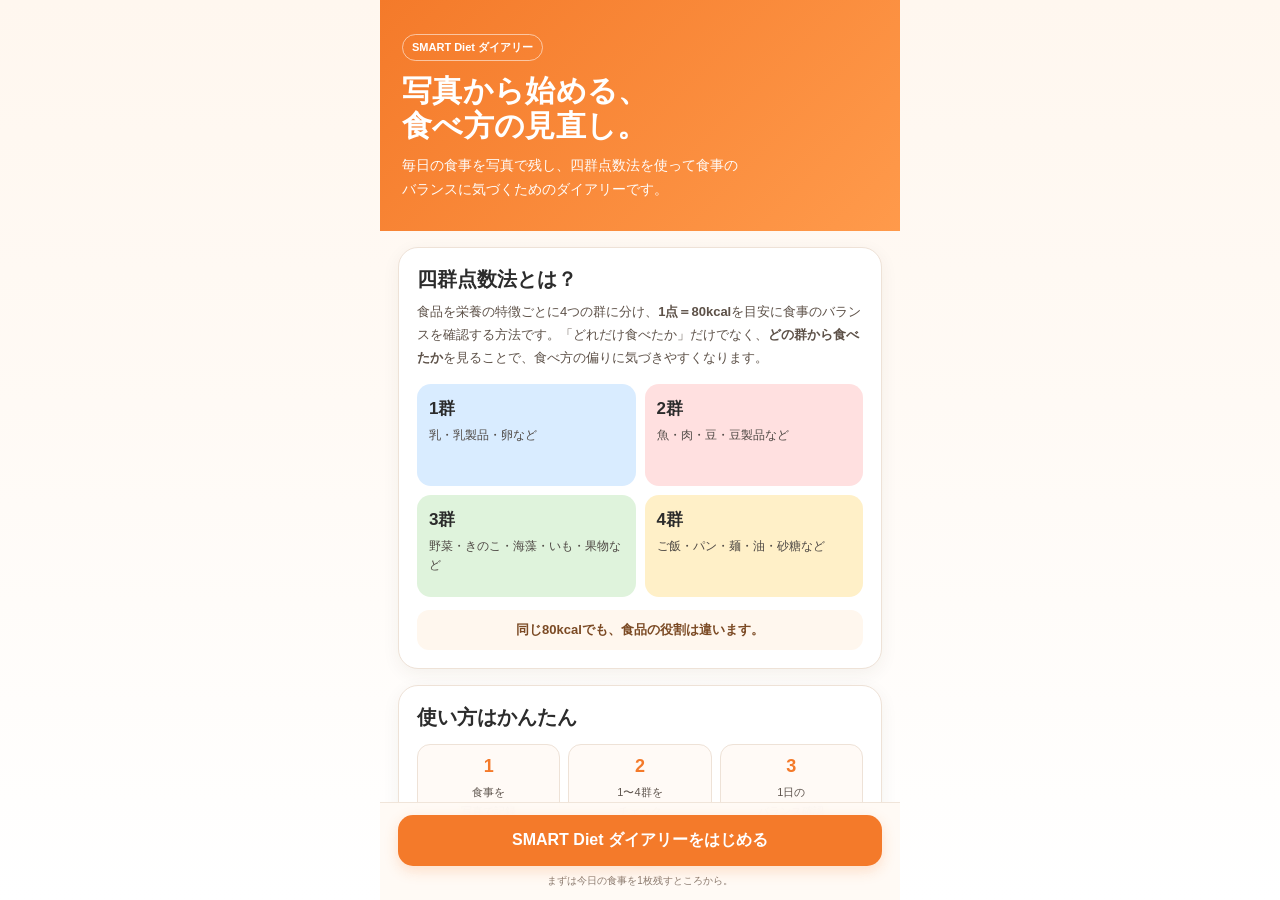
<file: index.html>
<!doctype html>
<html lang="ja">
<head>
<meta charset="utf-8">
<meta name="viewport" content="width=device-width,initial-scale=1,viewport-fit=cover">
<meta name="theme-color" content="#f47a2a">
<title>SMART Diet ダイアリー</title>
<style>html,body{margin:0;width:100%;height:100%;height:100dvh;overflow:hidden;overscroll-behavior:none;touch-action:manipulation;background:#fffaf5}#appFrame{position:fixed;inset:0;width:100%;height:100dvh;border:0;background:#fffaf5}</style>
</head>
<body>
<iframe id="appFrame" src="legacy.html?v=20260828y"></iframe>
<script>
const frame=document.getElementById('appFrame');
frame.addEventListener('load',()=>{
  try{
    const doc=frame.contentDocument;

    const viewportLockStyle=doc.createElement('style');
    viewportLockStyle.textContent=`
      html,body{
        width:100%;
        height:100%;
        height:100dvh;
        margin:0;
        overflow:hidden;
        overscroll-behavior:none;
        touch-action:manipulation;
      }
      .app{
        height:100%;
        height:100dvh;
        min-height:0;
        overflow-y:auto;
        overflow-x:hidden;
        overscroll-behavior-y:none;
        -webkit-overflow-scrolling:touch;
        touch-action:pan-y;
      }
    `;
    doc.head.appendChild(viewportLockStyle);

    const landingLead=doc.querySelector('.landingHero p');
    if(landingLead){
      landingLead.innerHTML='毎日の食事を写真で残し、四群点数法を使って食事の<br>バランスに気づくためのダイアリーです。';
    }

    const guideStyle=doc.createElement('link');
    guideStyle.rel='stylesheet';
    guideStyle.href='guide-wheel-fix.css?v=20260826d';
    doc.head.appendChild(guideStyle);

    const shell=doc.createElement('script');
    shell.src='app-shell.js?v=20260828y';
    shell.onload=()=>{
      const greeting=doc.createElement('script');
      greeting.src='morning-greeting.js?v=20260826a';
      doc.body.appendChild(greeting);

      const enter=doc.createElement('script');
      enter.src='enter-hotfix.js?v=20260826u';
      doc.body.appendChild(enter);

      const fix=doc.createElement('script');
      fix.src='ui-hotfix.js?v=20260828y';
      fix.onload=()=>{
        const photo=doc.createElement('script');
        photo.src='photo-hotfix.js?v=20261120a';
        photo.onload=()=>{
          const fit=doc.createElement('script');
          fit.src='fit-hotfix.js?v=20260826y';
          fit.onload=()=>{
            const bottomNav=doc.createElement('script');
            bottomNav.src='bottom-nav-hotfix.js?v=20260828y';
            bottomNav.onload=()=>{
              const recovery=doc.createElement('script');
              recovery.src='recovery-hotfix.js?v=20260828y';
              recovery.onload=()=>{
                const search=doc.createElement('script');
                search.src='food-search-view.js?v=20260828y';
                search.onload=()=>{
                  const group4Safe=doc.createElement('script');
                  group4Safe.src='food-search-group4-safe-ui.js?v=20260829e';
                  doc.body.appendChild(group4Safe);

                  const searchNav=doc.createElement('script');
                  searchNav.src='search-nav-hotfix.js?v=20260828y';
                  searchNav.onload=()=>{
                    const performance=doc.createElement('script');
                    performance.src='performance-hotfix.js?v=20260828y';
                    performance.onload=()=>{
                      const diaryLink=doc.createElement('script');
                      diaryLink.src='food-search-diary-link.js?v=20260828y';
                      diaryLink.onload=()=>{
                        const balanceBars=doc.createElement('script');
                        balanceBars.src='private-balance-bars.js?v=20261120c';
                        balanceBars.onload=()=>{
                          const paperDiary=doc.createElement('script');
                          paperDiary.src='paper-meal-diary.js?v=20261120e';
                          doc.body.appendChild(paperDiary);
                          const spacing=doc.createElement('script');
                          spacing.src='food-search-spacing-hotfix.js?v=20260828y';
                          spacing.onload=()=>{
                            const summary=doc.createElement('script');
                            summary.src='food-search-summary.js?v=20260828y';
                            doc.body.appendChild(summary);
                          };
                          doc.body.appendChild(spacing);
                        };
                        doc.body.appendChild(balanceBars);
                      };
                      doc.body.appendChild(diaryLink);
                    };
                    doc.body.appendChild(performance);
                  };
                  doc.body.appendChild(searchNav);
                };
                doc.body.appendChild(search);
              };
              doc.body.appendChild(recovery);
            };
            doc.body.appendChild(bottomNav);
          };
          doc.body.appendChild(fit);
        };
        doc.body.appendChild(photo);
      };
      doc.body.appendChild(fix);
    };
    doc.body.appendChild(shell);
  }catch(e){console.error(e)}
});
</script>
</body>
</html>
</file>
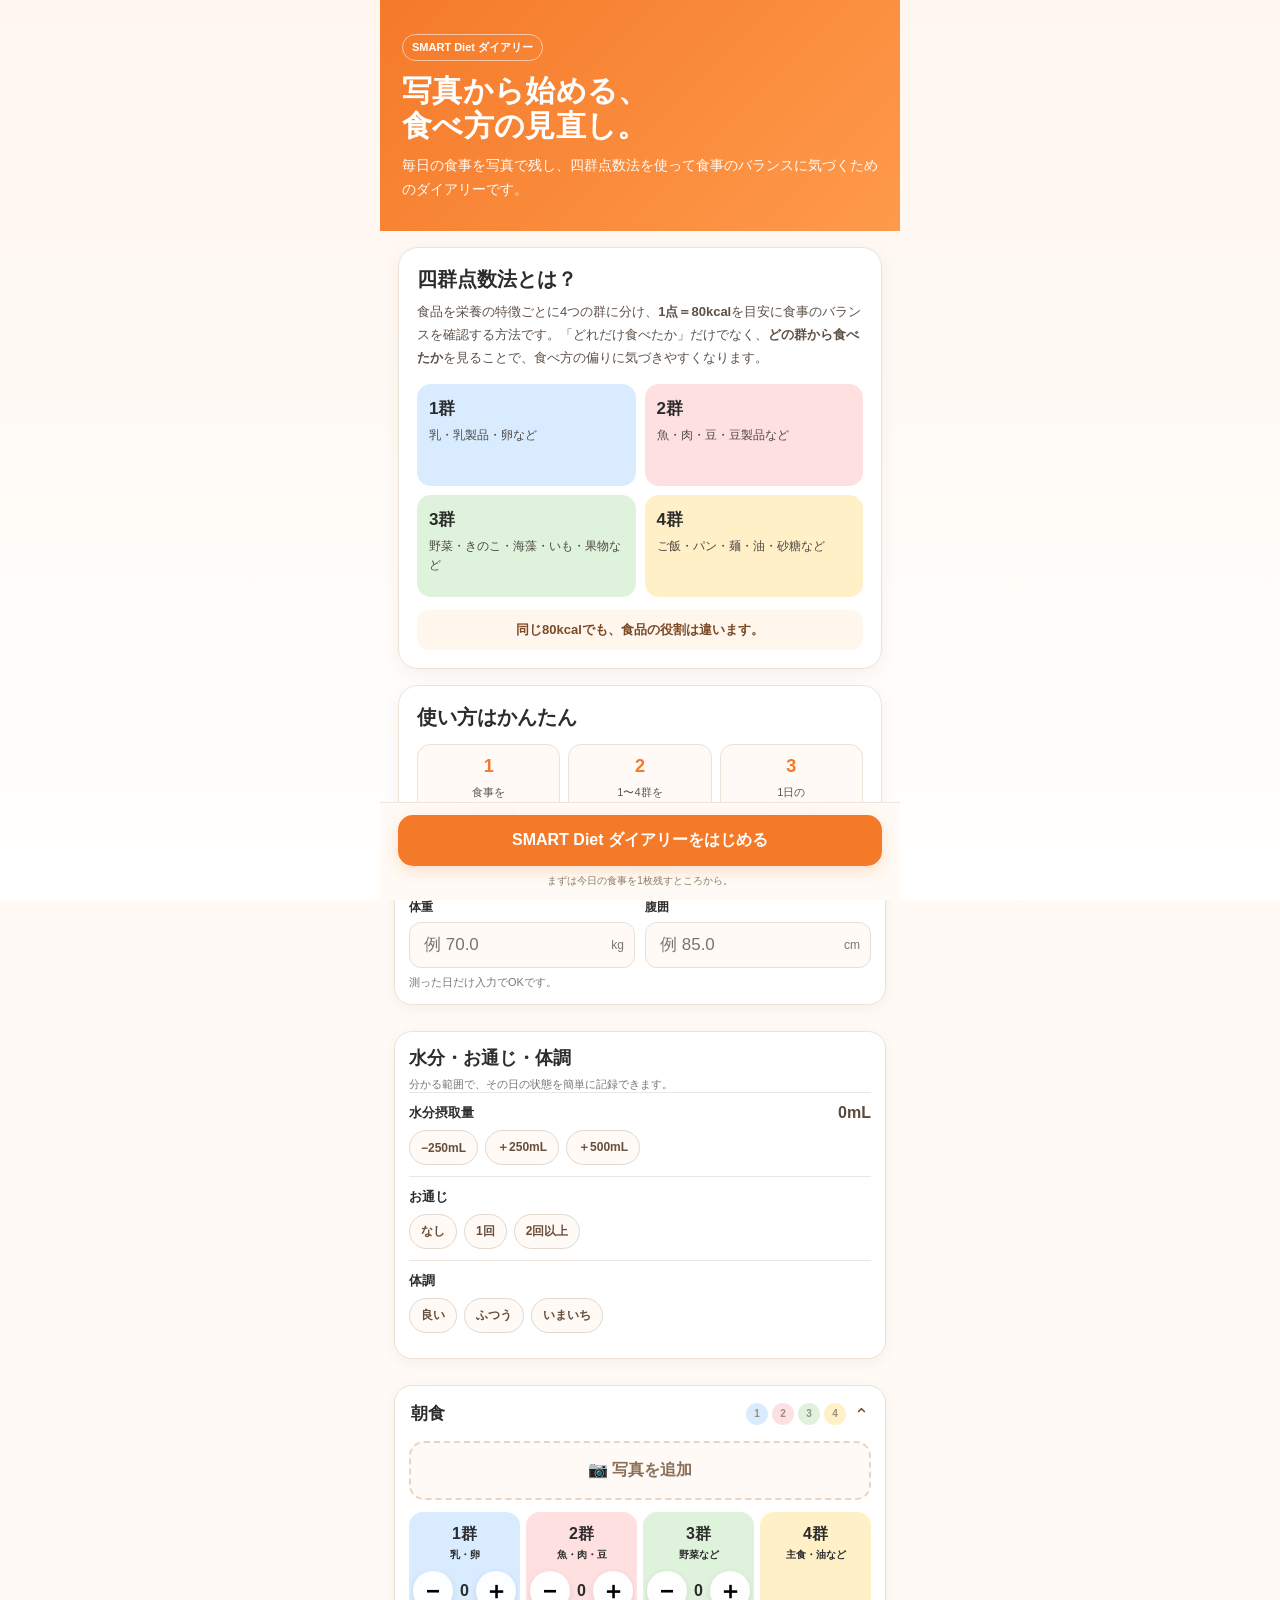
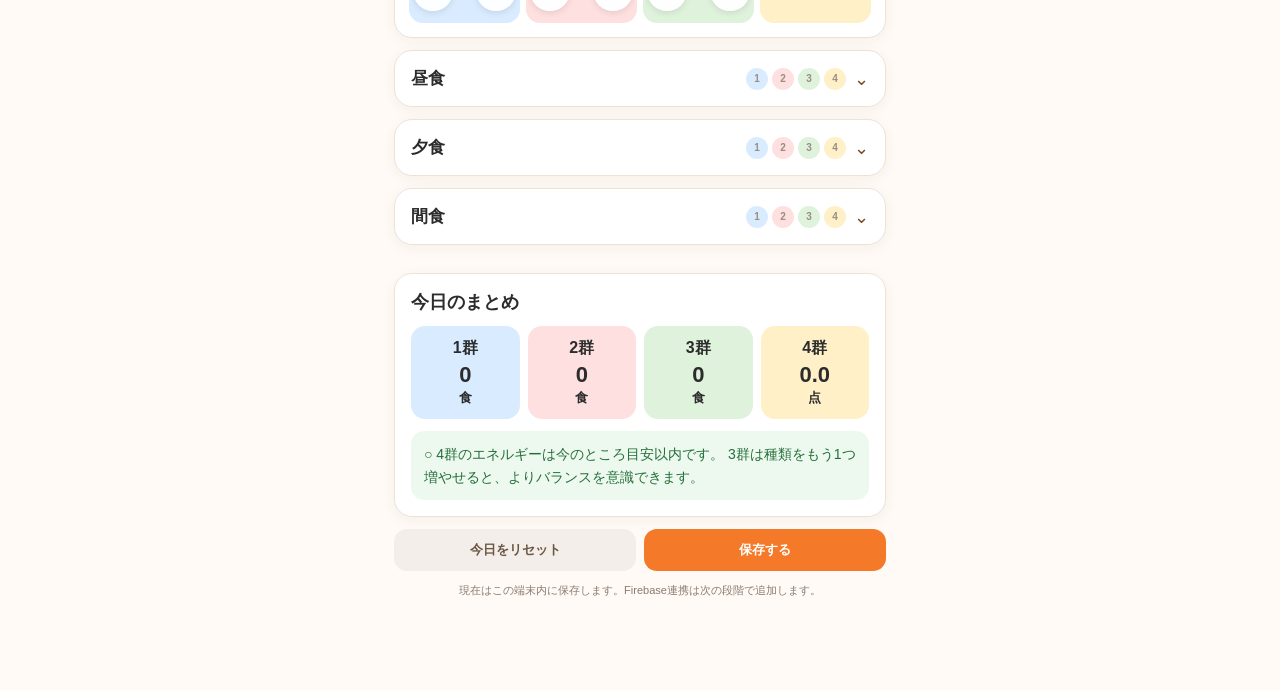
<file: legacy.html>
<!doctype html>
<html lang="ja">
<head>
<meta charset="utf-8">
<meta name="viewport" content="width=device-width,initial-scale=1,viewport-fit=cover">
<meta name="theme-color" content="#f47a2a">
<title>SMART Diet ダイアリー</title>
<style>
:root{--orange:#f47a2a;--orange2:#ff9a4b;--ink:#2c2c2c;--muted:#777;--bg:#fffaf5;--card:#fff;--line:#eee2d7;--g1:#d9ecff;--g2:#ffe0e0;--g3:#dff3dc;--g4:#fff0c8;--good:#2f8f4e;--warn:#d98b00;--danger:#cf3d3d}
*{box-sizing:border-box}body{margin:0;background:var(--bg);color:var(--ink);font-family:-apple-system,BlinkMacSystemFont,"Hiragino Sans","Yu Gothic",sans-serif}.app{max-width:520px;margin:auto;min-height:100vh;padding-bottom:92px}.hero{position:sticky;top:0;z-index:20;padding:18px 18px 15px;background:linear-gradient(135deg,var(--orange),var(--orange2));color:#fff;box-shadow:0 3px 12px rgba(70,45,20,.12)}.hero h1{font-size:23px;margin:0 0 4px}.hero p{font-size:12px;margin:0;opacity:.95}.heroRow{display:flex;align-items:center;justify-content:space-between;gap:10px}.guideBtn{border:1px solid rgba(255,255,255,.55);background:rgba(255,255,255,.16);color:#fff;border-radius:999px;min-width:108px;min-height:44px;padding:9px 14px;font-size:12px;font-weight:800;white-space:nowrap;display:inline-flex;align-items:center;justify-content:center;position:relative;z-index:25;touch-action:manipulation;-webkit-tap-highlight-color:transparent;-webkit-user-select:none;user-select:none}.g3support{padding:15px;margin-top:12px}.g3support h2{font-size:18px;margin:0 0 5px}.g3metrics{display:grid;grid-template-columns:1fr 1fr;gap:8px;margin-top:10px}.g3metric{background:#f4fbf1;border:1px solid #dbead6;border-radius:13px;padding:10px}.g3metric small{display:block;color:#66745f;font-size:10px}.g3metric b{display:block;font-size:18px;margin-top:3px}.g3line{margin-top:10px;padding-top:10px;border-top:1px solid #e5ede1}.g3line strong{display:block;font-size:13px;margin-bottom:7px}.g3buttons{display:flex;gap:6px;flex-wrap:wrap}.g3buttons button{border:1px solid #cfe0c9;background:#fff;border-radius:999px;padding:7px 10px;font-size:12px;font-weight:800;color:#476342}.g3reset{margin-top:10px;border:0;background:#f3eee9;color:#6b5544;border-radius:10px;padding:8px 10px;font-size:11px;font-weight:800}.guidecard{padding:16px;margin-bottom:12px}.guidecard h2{font-size:18px;margin:0 0 8px}.guidecard p,.guidecard li{font-size:13px;line-height:1.65}.guidegroups{display:grid;grid-template-columns:1fr 1fr;gap:9px}.guidegroup{border-radius:14px;padding:13px}.guidegroup h3{margin:0 0 7px;font-size:17px}.guidegroup p{margin:7px 0}.guidegroup .hint{margin-top:9px;color:#665f58}.backGuide{width:100%;border:0;background:#f3eee9;color:#6b5544;border-radius:12px;padding:11px;font-weight:800}.view{display:none}.view.active{display:block}#guideView.active{position:fixed;left:50%;transform:translateX(-50%);top:var(--guideTop,96px);bottom:calc(48px + env(safe-area-inset-bottom));width:min(520px,100%);max-width:520px;overflow-y:auto;-webkit-overflow-scrolling:touch;overscroll-behavior:contain;background:var(--bg);z-index:19;padding-bottom:24px}#guideView>.section{padding-top:14px}.section{padding:14px 14px 0}.datebar,.card,.summary{background:var(--card);border:1px solid var(--line);border-radius:18px;box-shadow:0 3px 14px rgba(70,45,20,.05)}.datebar{padding:13px 15px;display:flex;align-items:center;justify-content:space-between}.datebar button,.ghost{border:0;background:#fff4e8;border-radius:10px;padding:8px 11px;color:#7b4a24;font-weight:700}.measure{padding:14px;margin-top:12px}.measure h2,.panel h2{font-size:18px;margin:0 0 12px}.inputs{display:grid;grid-template-columns:1fr 1fr;gap:10px}.field label{display:block;font-size:12px;font-weight:700;margin-bottom:6px}.fieldbox{display:flex;align-items:center;background:#fffaf6;border:1px solid #eadfd5;border-radius:12px;padding:0 10px}.fieldbox input{width:100%;border:0;background:transparent;padding:12px 4px;font-size:17px;outline:none}.unit{font-size:12px;color:#777}.healthcheck{padding:14px;margin-top:12px}.healthcheck h2{font-size:18px;margin:0 0 5px}.healthrow{padding:11px 0;border-top:1px solid #eee7df}.healthrow:first-of-type{border-top:0}.healthlabel{display:flex;justify-content:space-between;align-items:center;gap:10px;font-size:13px;font-weight:800}.healthvalue{font-size:16px;color:#5b4a3d}.healthbuttons{display:flex;gap:7px;flex-wrap:wrap;margin-top:8px}.healthbuttons button{border:1px solid #e3d8ce;background:#fffaf6;color:#684e3b;border-radius:999px;padding:8px 11px;font-size:12px;font-weight:800}.healthbuttons button.on{border-color:var(--orange);background:#fff0e5;color:#a94c0a}.healthnote{font-size:11px;color:var(--muted);margin-top:7px}.meal{padding:0;margin-top:12px;overflow:hidden}.mealhead{display:flex;justify-content:space-between;align-items:center;gap:10px;margin:0;padding:16px;cursor:pointer;touch-action:manipulation}.mealhead h2{font-size:17px;margin:0}.mealheadRight{display:flex;align-items:center;gap:8px}.mealStatus{display:flex;gap:4px}.mealDot{width:22px;height:22px;border-radius:50%;display:grid;place-items:center;font-size:10px;font-weight:900;background:#f1ece7;color:#9a8d82}.mealDot.on.g1{background:var(--g1);color:#2c2c2c}.mealDot.on.g2{background:var(--g2);color:#2c2c2c}.mealDot.on.g3{background:var(--g3);color:#2c2c2c}.mealDot.on.g4{background:var(--g4);color:#2c2c2c}.mealChevron{font-size:18px;color:#7b4a24;transition:transform .15s}.meal.open .mealChevron{transform:rotate(180deg)}.mealBody{display:none;padding:0 14px 14px}.meal.open .mealBody{display:block}.photo{display:block;width:100%;border:2px dashed #e5d6c8;background:#fffaf6;border-radius:15px;padding:17px;text-align:center;color:#8b6f59;font-weight:700;cursor:pointer}.preview{width:100%;max-height:240px;object-fit:cover;border-radius:14px;margin-bottom:10px;display:none}.groups{display:grid;grid-template-columns:repeat(4,minmax(0,1fr));gap:6px;margin-top:12px;width:100%;overflow:hidden}.grp{min-width:0;overflow:hidden;border:2px solid transparent;border-radius:14px;padding:10px 2px;text-align:center;font-weight:800;cursor:pointer;user-select:none}.grp small{display:block;font-size:10px;font-weight:600;margin-top:3px}.g1{background:var(--g1)}.g2{background:var(--g2)}.g3{background:var(--g3)}.g4{background:var(--g4)}.grp.on{border-color:#333;transform:translateY(-1px)}.sub3,.point4{display:none;margin-top:10px;padding:11px;background:#fbfbfb;border-radius:13px}.sub3.open,.point4.open{display:block}.chips{display:flex;gap:7px;flex-wrap:wrap}.chip{border:1px solid #d9d9d9;background:#fff;border-radius:999px;padding:8px 10px;font-size:12px}.chip.on{background:#e7f4e4;border-color:#83b47a;font-weight:700}.pointrow{display:flex;align-items:center;justify-content:space-between}.pointguide{margin-top:10px;border-top:1px solid #ece4dc;padding-top:9px}.pointguide summary{cursor:pointer;font-size:12px;font-weight:800;color:#7b4a24;list-style:none}.pointguide summary::-webkit-details-marker{display:none}.pointguide summary::after{content:' ▼';font-size:10px}.pointguide[open] summary::after{content:' ▲'}.guidebox{margin-top:8px;background:#fffaf6;border:1px solid #eadfd5;border-radius:12px;padding:10px 11px;font-size:12px;line-height:1.65;color:#5f5147}.guidecalc{display:grid;grid-template-columns:repeat(3,1fr);gap:6px;margin-top:8px}.guidecalc span{background:#fff;border:1px solid #eadfd5;border-radius:9px;padding:6px 3px;text-align:center;font-weight:700}.hold4{margin-top:10px;border:1px solid #e4d5c7;background:#fff;border-radius:11px;padding:9px 10px;font-size:12px;font-weight:800;color:#7b4a24}.groupcounter,.holdcounter{position:relative;display:flex;align-items:center;justify-content:space-between;gap:0;margin-top:9px;min-width:0;width:100%}.groupcounter button,.holdcounter button{flex:0 0 40px;width:40px;height:40px;padding:0;border:0;border-radius:50%;background:rgba(255,255,255,.96);font-size:24px;font-weight:900;line-height:40px;box-shadow:0 2px 6px rgba(0,0,0,.10);touch-action:manipulation}.groupcounter b,.holdcounter b{position:absolute;left:50%;transform:translateX(-50%);min-width:18px;text-align:center;font-size:16px;pointer-events:none}.stepper button{width:44px;height:44px;border:0;border-radius:50%;font-size:24px;font-weight:900;touch-action:manipulation}.holdrow{display:flex;align-items:center;justify-content:space-between;gap:10px}.holdrow>span{font-weight:800}.stepper{display:flex;align-items:center;gap:12px}.stepper button{width:34px;height:34px;border:0;border-radius:50%;font-size:20px}.point{font-size:20px;font-weight:800}.hint{font-size:11px;color:var(--muted);margin-top:7px}.summary{padding:16px;margin-top:14px}.summary h2{font-size:18px;margin:0 0 12px}.balance{display:grid;grid-template-columns:repeat(4,1fr);gap:8px}.score{border-radius:14px;padding:12px 4px;text-align:center;font-weight:800}.score b{display:block;font-size:22px;margin-top:3px}.advice{margin-top:12px;padding:12px 13px;border-radius:13px;background:#f8f8f8;font-size:14px;line-height:1.6}.alert-good{background:#edf8ef;color:#246f39}.alert-warn{background:#fff6dc;color:#8a6500}.alert-danger{background:#fff0f0;color:#a72929}.savebar{display:flex;gap:8px;margin-top:12px}.savebar button{flex:1;border:0;border-radius:13px;padding:12px;font-weight:800}.primary{background:var(--orange);color:#fff}.secondary{background:#f3eee9;color:#6b5544}.tiny{font-size:11px;color:#8a7b70;text-align:center;margin:12px 6px 0}.panel{padding:16px;margin-bottom:12px}.paneltitle{font-size:19px;margin:0 0 4px}.subtle{font-size:12px;color:var(--muted);margin:0 0 14px}.reviewgrid{display:grid;grid-template-columns:repeat(2,1fr);gap:9px}.reviewitem{background:#fffaf6;border:1px solid #eee2d7;border-radius:13px;padding:12px}.reviewitem small{display:block;color:#777;margin-bottom:4px}.reviewitem strong{font-size:18px}.memo{width:100%;min-height:82px;border:1px solid #e4ddd6;border-radius:13px;padding:12px;font:inherit;resize:vertical}.progressrow{display:grid;grid-template-columns:repeat(3,1fr);gap:8px;margin-bottom:12px}.metric{background:#fff7ef;border-radius:14px;padding:12px 6px;text-align:center}.metric small{display:block;color:#777;font-size:10px}.metric strong{display:block;font-size:18px;margin-top:4px}.progressbar{height:12px;border-radius:999px;background:#f0e7df;overflow:hidden}.progressbar span{display:block;height:100%;background:var(--orange);width:0}.progresslabel{display:flex;justify-content:space-between;margin-top:7px;font-size:12px;color:#666}.chartwrap{background:#fff;border:1px solid #eee2d7;border-radius:16px;padding:10px;margin-top:12px}.chartwrap h3{font-size:15px;margin:4px 4px 8px}.chartwrap canvas{width:100%;height:190px;display:block}.goalgrid{display:grid;grid-template-columns:1fr 1fr;gap:10px}.selectrow{display:flex;gap:8px}.selectrow button{flex:1;border:1px solid #ddd;background:#fff;padding:11px;border-radius:12px;font-weight:700}.selectrow button.on{border-color:var(--orange);background:#fff0e5;color:#a94c0a}.goalpresets{margin-top:14px}.goalpresets label{display:block;font-size:12px;font-weight:700;margin-bottom:7px}.presetrow{display:grid;grid-template-columns:repeat(4,1fr);gap:7px}.presetbtn{border:1px solid #e2d6cb;background:#fffaf6;border-radius:12px;padding:9px 3px;font-size:12px;font-weight:800;color:#6b5544}.presetbtn.on{border-color:var(--orange);background:#fff0e5;color:#a94c0a}.presetnote{font-size:11px;color:var(--muted);line-height:1.55;margin-top:7px}.bmiover{display:none;margin-top:10px;padding:10px 12px;border-radius:12px;background:#fff4e8;color:#8b4e1d;font-size:12px;font-weight:700;line-height:1.5}.recordlist{display:flex;flex-direction:column;gap:8px}.recordday{border:1px solid #eadfd5;background:#fff;border-radius:13px;padding:12px;text-align:left}.recordday strong{display:block}.recordday small{color:#777}.empty{padding:18px;text-align:center;color:#888}.calhead{display:flex;align-items:center;justify-content:space-between;gap:10px;margin:8px 0 12px}.calhead button{border:0;background:#fff4e8;color:#7b4a24;border-radius:11px;width:40px;height:40px;font-size:20px;font-weight:800}.calmonth{font-size:17px;font-weight:900}.calgrid{display:grid;grid-template-columns:repeat(7,1fr);gap:5px}.caldow{text-align:center;font-size:10px;color:#8a7b70;font-weight:800;padding:3px 0}.calday{position:relative;aspect-ratio:1/1;border:1px solid #eee2d7;background:#fff;border-radius:12px;padding:5px 2px;text-align:center;font-size:13px;font-weight:800;color:#4e443c}.calday.blank{visibility:hidden}.calday.today{border:2px solid var(--orange);color:#b95410;background:#fff8f1}.calday.recorded{background:#fff0e5;border-color:#f0b27e}.calday.recorded::after{content:'';position:absolute;left:50%;bottom:5px;transform:translateX(-50%);width:5px;height:5px;border-radius:50%;background:var(--orange)}.calday .calmeta{display:block;font-size:8px;color:#8a7b70;font-weight:700;margin-top:2px;line-height:1.05}.callegend{display:flex;gap:12px;align-items:center;margin:10px 2px 2px;font-size:10px;color:#777}.caldot{width:7px;height:7px;border-radius:50%;background:var(--orange);display:inline-block;margin-right:4px}.recenttitle{font-size:13px;font-weight:800;margin:16px 0 8px;color:#6b5544}button,.grp,.chip,.photo,.recordday,.calday{touch-action:manipulation;-webkit-tap-highlight-color:transparent}.footnav{position:fixed;left:0;right:0;bottom:0;background:rgba(255,255,255,.96);backdrop-filter:blur(12px);border-top:1px solid #eee;display:flex;justify-content:center;z-index:30;padding-bottom:env(safe-area-inset-bottom)}.footnav>div{width:min(520px,100%);display:grid;grid-template-columns:repeat(4,1fr)}.footnav button{border:0;background:transparent;padding:10px 4px 11px;font-size:11px;color:#666}.footnav button.active{color:var(--orange);font-weight:800}
.landingPage{position:fixed;inset:0;z-index:100;background:linear-gradient(180deg,#fff7ef 0%,#fffaf5 45%,#fff 100%);overflow-y:auto;-webkit-overflow-scrolling:touch}.landingInner{width:min(520px,100%);margin:0 auto;padding:0 18px calc(28px + env(safe-area-inset-bottom))}.landingHero{margin:0 -18px;padding:34px 22px 30px;background:linear-gradient(135deg,var(--orange),var(--orange2));color:#fff}.landingHero .eyebrow{display:inline-block;padding:5px 9px;border:1px solid rgba(255,255,255,.55);border-radius:999px;font-size:11px;font-weight:800;margin-bottom:12px}.landingHero h1{font-size:30px;line-height:1.18;margin:0 0 10px;letter-spacing:.01em}.landingHero p{font-size:14px;line-height:1.7;margin:0;opacity:.97}.landingCard{background:#fff;border:1px solid var(--line);border-radius:20px;padding:18px;margin-top:16px;box-shadow:0 5px 18px rgba(70,45,20,.06)}.landingCard h2{font-size:20px;margin:0 0 8px}.landingCard>p{font-size:13px;line-height:1.75;color:#5d5148;margin:0}.landingGroups{display:grid;grid-template-columns:1fr 1fr;gap:9px;margin-top:14px}.landingGroup{border-radius:14px;padding:13px 12px;min-height:102px}.landingGroup b{display:block;font-size:17px;margin-bottom:5px}.landingGroup span{font-size:12px;line-height:1.5;color:#4f4945}.landingPoint{margin-top:13px;padding:11px 12px;background:#fff7ee;border-radius:12px;color:#7b4a24;font-size:13px;font-weight:800;text-align:center}.landingHow{display:grid;grid-template-columns:repeat(3,1fr);gap:8px;margin-top:13px}.landingStep{background:#fffaf6;border:1px solid #eee2d7;border-radius:13px;padding:11px 7px;text-align:center}.landingStep b{display:block;font-size:18px;color:var(--orange);margin-bottom:5px}.landingStep span{font-size:11px;line-height:1.45;color:#5f554e}.landingStart{position:sticky;bottom:0;margin:18px -18px 0;padding:12px 18px calc(12px + env(safe-area-inset-bottom));background:rgba(255,250,245,.94);backdrop-filter:blur(10px);border-top:1px solid #f0e5da}.landingStart button{width:100%;border:0;border-radius:15px;padding:15px;background:var(--orange);color:#fff;font-size:16px;font-weight:900;box-shadow:0 5px 14px rgba(244,122,42,.22)}.landingNote{font-size:10px;color:#8a7b70;text-align:center;margin-top:8px}.landingPage.hidden{display:none}</style>
</head>
<body>
<section class="landingPage" id="landingPage"><div class="landingInner"><div class="landingHero"><span class="eyebrow">SMART Diet ダイアリー</span><h1>写真から始める、<br>食べ方の見直し。</h1><p>毎日の食事を写真で残し、四群点数法を使って食事のバランスに気づくためのダイアリーです。</p></div><div class="landingCard"><h2>四群点数法とは？</h2><p>食品を栄養の特徴ごとに4つの群に分け、<strong>1点＝80kcal</strong>を目安に食事のバランスを確認する方法です。「どれだけ食べたか」だけでなく、<strong>どの群から食べたか</strong>を見ることで、食べ方の偏りに気づきやすくなります。</p><div class="landingGroups"><div class="landingGroup g1"><b>1群</b><span>乳・乳製品・卵など</span></div><div class="landingGroup g2"><b>2群</b><span>魚・肉・豆・豆製品など</span></div><div class="landingGroup g3"><b>3群</b><span>野菜・きのこ・海藻・いも・果物など</span></div><div class="landingGroup g4"><b>4群</b><span>ご飯・パン・麺・油・砂糖など</span></div></div><div class="landingPoint">同じ80kcalでも、食品の役割は違います。</div></div><div class="landingCard"><h2>使い方はかんたん</h2><div class="landingHow"><div class="landingStep"><b>1</b><span>食事を<br>写真で記録</span></div><div class="landingStep"><b>2</b><span>1〜4群を<br>チェック</span></div><div class="landingStep"><b>3</b><span>1日の<br>バランス確認</span></div></div><p style="margin-top:13px">詳しい食品の見方は、アプリ内の<strong>「四群の見方」</strong>からいつでも確認できます。</p></div><div class="landingStart"><button type="button" id="enterDiary">SMART Diet ダイアリーをはじめる</button><div class="landingNote">まずは今日の食事を1枚残すところから。</div></div></div></section>
<div class="app">
<header class="hero"><div class="heroRow"><div><h1>SMART Diet ダイアリー</h1><p>写真と四群点数法で、食べ方のバランスに気づく</p></div><button type="button" class="guideBtn" id="openGuide">四群の見方</button></div></header>

<main id="todayView" class="view active">
<section class="section"><div class="datebar"><button id="prevDay">‹</button><strong id="dateLabel"></strong><button id="nextDay">›</button></div></section>
<section class="section"><div class="card g3support"><h2>3群サポート</h2><div class="hint">量が分かる時だけ、ざっくり記録でOKです。</div><div class="g3metrics"><div class="g3metric"><small>野菜合計</small><b id="vegTotal">0 / 350g</b></div><div class="g3metric"><small>緑黄色野菜</small><b id="greenVegTotal">0 / 120g以上</b></div><div class="g3metric"><small>淡色野菜</small><b id="lightVegTotal">0g</b></div><div class="g3metric"><small>きのこ・海藻</small><b id="mushSeaTotal">0 / 30〜40g</b></div></div><div class="g3line"><strong>緑黄色野菜</strong><div class="g3buttons"><button data-g3="green" data-g3step="-50">−50g</button><button data-g3="green" data-g3step="50">＋50g</button><button data-g3="green" data-g3step="100">＋100g</button></div></div><div class="g3line"><strong>淡色野菜</strong><div class="g3buttons"><button data-g3="light" data-g3step="-50">−50g</button><button data-g3="light" data-g3step="50">＋50g</button><button data-g3="light" data-g3step="100">＋100g</button></div></div><div class="g3line"><strong>きのこ・海藻</strong><div class="g3buttons"><button data-g3="mush" data-g3step="-10">−10g</button><button data-g3="mush" data-g3step="10">＋10g</button><button data-g3="mush" data-g3step="20">＋20g</button></div></div><div class="hint">野菜350gの内訳として、緑黄色野菜120g以上＋淡色野菜を意識。緑黄色野菜は、見分ける目安として切った断面まで色が濃いものが多いです。</div><button type="button" class="g3reset" id="resetG3">3群サポートをリセット</button><div class="advice" id="g3Advice" style="margin-top:10px"></div></div></section>
<section class="section"><div class="card measure"><h2>体重・腹囲</h2><div class="inputs"><div class="field"><label>体重</label><div class="fieldbox"><input id="weightInput" type="number" inputmode="decimal" step="0.1" placeholder="例 70.0"><span class="unit">kg</span></div></div><div class="field"><label>腹囲</label><div class="fieldbox"><input id="waistInput" type="number" inputmode="decimal" step="0.1" placeholder="例 85.0"><span class="unit">cm</span></div></div></div><div class="hint">測った日だけ入力でOKです。</div></div></section>

<section class="section"><div class="card healthcheck"><h2>水分・お通じ・体調</h2><div class="healthnote">分かる範囲で、その日の状態を簡単に記録できます。</div><div class="healthrow"><div class="healthlabel"><span>水分摂取量</span><strong class="healthvalue" id="waterTotal">0mL</strong></div><div class="healthbuttons"><button type="button" data-water="-250">−250mL</button><button type="button" data-water="250">＋250mL</button><button type="button" data-water="500">＋500mL</button></div></div><div class="healthrow"><div class="healthlabel"><span>お通じ</span></div><div class="healthbuttons" id="bowelButtons"><button type="button" data-bowel="none">なし</button><button type="button" data-bowel="once">1回</button><button type="button" data-bowel="twoplus">2回以上</button></div></div><div class="healthrow"><div class="healthlabel"><span>体調</span></div><div class="healthbuttons" id="conditionButtons"><button type="button" data-condition="good">良い</button><button type="button" data-condition="normal">ふつう</button><button type="button" data-condition="poor">いまいち</button></div></div></div></section>
<section class="section" id="meals"></section>
<section class="section"><div class="summary"><h2>今日のまとめ</h2><div class="balance" id="balance"></div><div class="advice" id="advice"></div></div>
<div class="savebar"><button class="secondary" id="clearDay">今日をリセット</button><button class="primary" id="saveDay">保存する</button></div><p class="tiny">現在はこの端末内に保存します。Firebase連携は次の段階で追加します。</p></section>
</main>

<main id="calendarView" class="view">
<section class="section"><div class="card panel"><h2 class="paneltitle">カレンダー</h2><p class="subtle">記録した日を月ごとに確認できます。日付をタップすると、その日の記録が開きます。</p><div class="calhead"><button type="button" id="prevMonth" aria-label="前の月">‹</button><div class="calmonth" id="calendarMonth"></div><button type="button" id="nextMonth" aria-label="次の月">›</button></div><div class="calgrid" id="calendarGrid"></div><div class="callegend"><span><i class="caldot"></i>記録あり</span><span>オレンジ枠＝今日</span></div><div class="recenttitle">最近の記録</div><div id="recordList" class="recordlist"></div></div></section>
</main>

<main id="progressView" class="view">
<section class="section">
<div class="card panel"><h2 class="paneltitle">一日の振り返り</h2><p class="subtle" id="reviewDate"></p><div id="reviewBalance" class="balance"></div><div id="reviewAdvice" class="advice"></div><div class="reviewgrid" style="margin-top:10px"><div class="reviewitem"><small>体重</small><strong id="reviewWeight">—</strong></div><div class="reviewitem"><small>腹囲</small><strong id="reviewWaist">—</strong></div></div><label class="field" style="margin-top:12px;display:block"><span style="font-size:12px;font-weight:700">今日のひとこと（任意）</span><textarea id="reviewMemo" class="memo" placeholder="気づいたことをひとこと"></textarea></label><button id="saveMemo" class="primary" style="width:100%;border:0;border-radius:13px;padding:12px;font-weight:800;margin-top:8px">振り返りを保存</button></div>
<div class="card panel"><h2 class="paneltitle">減量の進捗</h2><p class="subtle">スタートから目標までをひと目で確認。</p><div class="progressrow"><div class="metric"><small>スタート</small><strong id="startWeightView">—</strong></div><div class="metric"><small>現在</small><strong id="currentWeightView">—</strong></div><div class="metric"><small>目標</small><strong id="goalWeightView">—</strong></div></div><div class="progressbar"><span id="progressFill"></span></div><div class="progresslabel"><span id="progressText">目標を設定してください</span><span id="progressPct"></span></div>
<div class="chartwrap"><h3>体重の推移</h3><canvas id="weightChart"></canvas></div><div class="chartwrap"><h3>腹囲の推移</h3><canvas id="waistChart"></canvas></div></div>
</section>
</main>

<main id="settingsView" class="view">
<section class="section"><div class="card panel"><h2 class="paneltitle">設定</h2><p class="subtle">目標と四群点数の基準を設定します。</p>
<div class="field"><label>性別（1日の目安点数）</label><div class="selectrow" id="sexButtons"><button data-sex="female">女性 15点</button><button data-sex="male">男性 21点</button></div><div class="hint">第1〜3群は各3点を基本に、第4群で残りを調整します。第4群の目安は女性6点・男性12点です。</div></div>
<div class="goalgrid" style="margin-top:14px"><div class="field"><label>身長</label><div class="fieldbox"><input id="heightCm" type="number" inputmode="decimal" step="0.1" placeholder="例 170.0"><span class="unit">cm</span></div></div><div class="field"><label>開始体重</label><div class="fieldbox"><input id="startWeight" type="number" inputmode="decimal" step="0.1" placeholder="例 80.0"><span class="unit">kg</span></div></div></div><div class="hint">（BMI22は、病気になりにくいとされる体格の目安です）</div><div id="bmi22Over" class="bmiover"></div><div class="field" style="margin-top:14px"><label>3か月後の目標体重</label><div class="fieldbox"><input id="goalWeight" type="number" inputmode="decimal" step="0.1" placeholder="例 72.0"><span class="unit">kg</span></div></div></div><div class="goalpresets"><label>減量目標の目安</label><div class="presetrow" id="goalPresets"><button type="button" class="presetbtn" data-pct="5">5%</button><button type="button" class="presetbtn" data-pct="8">8%</button><button type="button" class="presetbtn" data-pct="10">10%</button><button type="button" class="presetbtn" data-pct="15">15%</button></div><div class="presetnote" id="presetNote">開始体重を入力して％をタップすると、3か月後の目標体重に自動反映します。</div></div><div class="goalgrid" style="margin-top:14px"><div class="field"><label>開始腹囲</label><div class="fieldbox"><input id="startWaist" type="number" inputmode="decimal" step="0.1" placeholder="任意"><span class="unit">cm</span></div></div><div class="field"><label>目標腹囲</label><div class="fieldbox"><input id="goalWaist" type="number" inputmode="decimal" step="0.1" placeholder="任意"><span class="unit">cm</span></div></div></div>
<button id="saveSettings" class="primary" style="width:100%;border:0;border-radius:13px;padding:12px;font-weight:800;margin-top:14px">設定を保存</button></div></section>
</main>
<main id="guideView" class="view"><section class="section"><div class="card guidecard"><h2>四群点数法の見方</h2><p>1点＝80kcalを基本に、食品を4つの群に分けて食事のバランスを確認します。</p><div class="guidegroups"><div class="guidegroup g1"><h3>1群</h3><p><strong>食品</strong><br>乳・乳製品・卵など</p><p><strong>主な栄養</strong><br>たんぱく質・カルシウム・ビタミンB2など</p><p class="hint">骨や歯、体をつくる材料を補う群です。</p></div><div class="guidegroup g2"><h3>2群</h3><p><strong>食品</strong><br>魚・肉・豆・豆製品など</p><p><strong>主な栄養</strong><br>たんぱく質・鉄・ビタミンB群など</p><p class="hint">筋肉や血液など、体をつくる材料になる群です。</p></div><div class="guidegroup g3"><h3>3群</h3><p><strong>食品</strong><br>野菜・きのこ・海藻・いも・果物など</p><p><strong>主な栄養</strong><br>ビタミン・ミネラル・食物繊維など</p><p class="hint">体の調子を整える働きを支える群です。</p></div><div class="guidegroup g4"><h3>4群</h3><p><strong>食品</strong><br>ご飯・パン・麺・油・砂糖・菓子・調味料など</p><p><strong>主な栄養</strong><br>炭水化物・脂質など</p><p class="hint">主なエネルギー源になる群です。とり過ぎに注意して調整します。</p></div></div></div><div class="card guidecard"><h2>3群の目安</h2><ul><li>野菜は1日350gを目安に。</li><li>緑黄色野菜は120g以上を目安にし、残りを淡色野菜で補います。</li><li>きのこ・海藻類は30〜40g/日を目安として記録できます。</li><li>緑黄色野菜は、見分ける目安として切った断面まで色が濃いものが多いです。</li></ul><p class="hint">量が分からない外食や複合料理は、無理にグラム換算せず写真と群分けだけでもOKです。</p></div><button type="button" class="backGuide" id="closeGuide">今日に戻る</button></section></main>
</div>

<nav class="footnav"><div><button data-view="todayView" class="active">今日</button><button data-view="calendarView">カレンダー</button><button data-view="progressView">進捗</button><button data-view="settingsView">設定</button></div></nav>
<script>
const mealDefs=[['breakfast','朝食'],['lunch','昼食'],['dinner','夕食'],['snack','間食']];
let openMeal='breakfast';
let current=new Date();current.setHours(12,0,0,0);
const settings=JSON.parse(localStorage.getItem('sdd-settings')||'{}');
const state={sex:settings.sex||localStorage.getItem('sdd-sex')||'female',days:{}};
function keyDate(d){const y=d.getFullYear(),m=String(d.getMonth()+1).padStart(2,'0'),day=String(d.getDate()).padStart(2,'0');return `${y}-${m}-${day}`}
function blankMeal(){return{groups:[],groupCounts:{1:0,2:0,3:0},sub3:[],p4:0,hold4Count:0,img:null}}
function blankDay(){return{...Object.fromEntries(mealDefs.map(([id])=>[id,blankMeal()])),weight:'',waist:'',memo:'',water:0,bowel:'',condition:'',g3:{green:0,light:0,mush:0}}}
function normalizeDay(raw){const base=blankDay();if(!raw)return base;mealDefs.forEach(([id])=>{const old=raw[id]||{},m={...blankMeal(),...old};m.groupCounts={1:Number(old.groupCounts?.[1]??(old.groups?.includes(1)?1:0))||0,2:Number(old.groupCounts?.[2]??(old.groups?.includes(2)?1:0))||0,3:Number(old.groupCounts?.[3]??(old.groups?.includes(3)?1:0))||0};m.groups=[1,2,3].filter(g=>m.groupCounts[g]>0);if(old.groups?.includes(4))m.groups.push(4);m.hold4Count=Math.max(0,Number(old.hold4Count??(old.hold4?1:0))||0);delete m.hold4;base[id]=m});base.weight=raw.weight??'';base.waist=raw.waist??'';base.memo=raw.memo??'';base.water=Math.max(0,Number(raw.water)||0);base.bowel=raw.bowel||'';base.condition=raw.condition||'';base.g3={green:Math.max(0,Number(raw.g3?.green)||0),light:Math.max(0,Number(raw.g3?.light)||0),mush:Math.max(0,Number(raw.g3?.mush)||0)};return base}
function dayData(){const k=keyDate(current);if(!state.days[k]){const saved=localStorage.getItem('sdd-'+k);state.days[k]=normalizeDay(saved?JSON.parse(saved):null)}return state.days[k]}
function fmt(d){return new Intl.DateTimeFormat('ja-JP',{month:'long',day:'numeric',weekday:'short'}).format(d)}
function compress(file,cb){const img=new Image(),r=new FileReader();r.onload=e=>img.src=e.target.result;img.onload=()=>{const max=1280,s=Math.min(1,max/Math.max(img.width,img.height));const c=document.createElement('canvas');c.width=Math.round(img.width*s);c.height=Math.round(img.height*s);c.getContext('2d').drawImage(img,0,0,c.width,c.height);cb(c.toDataURL('image/jpeg',.76))};r.readAsDataURL(file)}
function getSummary(d){const counts=[1,2,3].map(g=>mealDefs.reduce((n,[id])=>n+(Number(d[id].groupCounts?.[g])||0),0));const regular4=mealDefs.reduce((n,[id])=>n+(d[id].groups.includes(4)?1:0),0);counts.push(regular4);const total4=mealDefs.reduce((n,[id])=>n+(Number(d[id].p4)||0),0),hold4Total=mealDefs.reduce((n,[id])=>n+(Number(d[id].hold4Count)||0),0),target4=state.sex==='female'?6:12;const sub3=mealDefs.flatMap(([id])=>d[id].sub3||[]),unique3=[...new Set(sub3)];let txt='',cls='';if(total4>target4){txt=`⚠️ 4群のエネルギーが目安を ${(total4-target4).toFixed(1)}点上回っています。次の食事では主食・油・甘いものの重なりを少し調整してみましょう。`;cls='alert-danger'}else if(total4>=target4*.8){txt=`△ 4群は目安に近づいています。あと ${Math.max(0,target4-total4).toFixed(1)}点が目安です。`;cls='alert-warn'}else{txt='○ 4群のエネルギーは今のところ目安以内です。';cls='alert-good'}const avg123=(counts[0]+counts[1]+counts[2])/3;if(regular4>=3&&regular4>avg123+.5)txt+=' ⚠️ 4群に偏り気味です。1〜3群も意識してみましょう。';if(unique3.length<2)txt+=' 3群は種類をもう1つ増やせると、よりバランスを意識できます。';else txt+=' 3群も複数の種類を意識できています。';if(hold4Total>0)txt+=` 判定保留は${hold4Total}品あります（点数・偏り判定には含めません）。`;return{counts,total4,target4,hold4Total,txt,cls}}
function renderBalance(el,d){const s=getSummary(d);el.innerHTML=s.counts.map((n,i)=>`<div class="score g${i+1}">${i+1}群<b>${i===3?s.total4.toFixed(1):n}</b><small>${i===3?'点':'食'}</small></div>`).join('');return s}
function renderG3Support(d){const g=d.g3||{green:0,light:0,mush:0},veg=(Number(g.green)||0)+(Number(g.light)||0);document.getElementById('vegTotal').textContent=`${veg} / 350g`;document.getElementById('greenVegTotal').textContent=`${Number(g.green)||0} / 120g以上`;document.getElementById('lightVegTotal').textContent=`${Number(g.light)||0}g`;document.getElementById('mushSeaTotal').textContent=`${Number(g.mush)||0} / 30〜40g`;const box=document.getElementById('g3Advice');let parts=[];if(veg>=350)parts.push('○ 野菜350gを達成しています。');else parts.push(`野菜はあと約${350-veg}gが目安です。`);if((Number(g.green)||0)>=120)parts.push('緑黄色野菜120g以上を達成しています。');else parts.push('緑黄色野菜をもう少し足せると、よりバランスを意識できます。');if((Number(g.mush)||0)>=30)parts.push('きのこ・海藻類も意識できています。');else parts.push('きのこ・海藻類も少し加えられると良いですね。');box.textContent=parts.join(' ');box.className='advice '+(veg>=350&&(Number(g.green)||0)>=120?'alert-good':'');}
function renderHealth(d){document.getElementById('waterTotal').textContent=`${Number(d.water)||0}mL`;document.querySelectorAll('[data-bowel]').forEach(b=>b.classList.toggle('on',b.dataset.bowel===d.bowel));document.querySelectorAll('[data-condition]').forEach(b=>b.classList.toggle('on',b.dataset.condition===d.condition))}
function render(){document.getElementById('dateLabel').textContent=fmt(current);const d=dayData();document.getElementById('weightInput').value=d.weight;document.getElementById('waistInput').value=d.waist;const wrap=document.getElementById('meals');wrap.innerHTML='';mealDefs.forEach(([id,label])=>{const m=d[id],el=document.createElement('div');el.className='card meal '+(openMeal===id?'open':'');const dots=[1,2,3,4].map(g=>{const on=g<4?(Number(m.groupCounts?.[g])||0)>0:m.groups.includes(4);return `<span class="mealDot g${g} ${on?'on':''}">${g}</span>`}).join('');el.innerHTML=`<div class="mealhead" data-meal-toggle><h2>${label}</h2><div class="mealheadRight"><div class="mealStatus">${dots}</div><span class="mealChevron">⌄</span></div></div><div class="mealBody"><img class="preview" ${m.img?`src="${m.img}" style="display:block"`:''}><label class="photo">📷 ${m.img?'写真を変更':'写真を追加'}<input type="file" accept="image/*" capture="environment" hidden></label><div class="groups">${[1,2,3,4].map(g=>g<4?`<div class="grp g${g} ${(Number(m.groupCounts?.[g])||0)>0?'on':''}" data-g="${g}">${g}群<small>${['','乳・卵','魚・肉・豆','野菜など'][g]}</small><div class="groupcounter"><button type="button" data-count-step="-1" data-count-g="${g}">−</button><b>${Number(m.groupCounts?.[g])||0}</b><button type="button" data-count-step="1" data-count-g="${g}">＋</button></div></div>`:`<div class="grp g4 ${m.groups.includes(4)?'on':''}" data-g="4">4群<small>主食・油など</small></div>`).join('')}</div><div class="sub3 ${m.groups.includes(3)?'open':''}"><div class="hint" style="margin:0 0 8px">3群の中身（複数選択可）</div><div class="chips">${['緑黄色野菜','淡色野菜','きのこ・海藻','いも','果物'].map(x=>`<button class="chip ${m.sub3.includes(x)?'on':''}" data-sub="${x}">${x}</button>`).join('')}</div></div><div class="point4 ${m.groups.includes(4)?'open':''}"><div class="pointrow"><div><strong>4群の点数</strong><div class="hint">1点＝80kcal</div></div><div class="stepper"><button data-step="-0.5">−</button><span class="point">${Number(m.p4).toFixed(1)}</span><button data-step="0.5">＋</button></div></div><div class="hold4"><div class="holdrow"><span>分類に迷う → 判定保留</span><div class="holdcounter"><button type="button" data-hold-step="-1">−</button><b>${Number(m.hold4Count)||0}</b><button type="button" data-hold-step="1">＋</button></div></div></div><div class="hint">判定保留は何品でも記録できます。4群の点数・偏り判定には含めません。</div><details class="pointguide"><summary>4群の1点目安を見る</summary><div class="guidebox"><strong>まず見るのは「エネルギー（kcal）」</strong><br>市販品は栄養成分表示を確認し、<strong>80kcal＝1点</strong>として換算します。4群の食品が複数ある時は、それぞれの点数を足して入力します。<div class="guidecalc"><span>40kcal<br>0.5点</span><span>80kcal<br>1点</span><span>120kcal<br>1.5点</span><span>160kcal<br>2点</span><span>200kcal<br>2.5点</span><span>240kcal<br>3点</span></div><div class="hint">ご飯・パン・麺・油・砂糖など、食品別の目安量もここから確認できる形にしていきます。</div></div></details></div></div>`;
el.querySelector('[data-meal-toggle]').onclick=()=>{openMeal=openMeal===id?'':id;render()};
const input=el.querySelector('input');input.onchange=e=>{const f=e.target.files[0];if(f)compress(f,x=>{m.img=x;render()})};el.querySelectorAll('.grp').forEach(b=>b.onclick=e=>{const g=+b.dataset.g;if(e.target.closest('[data-count-step]'))return;if(g===4){m.groups=m.groups.includes(4)?m.groups.filter(x=>x!==4):[...m.groups,4];if(!m.groups.includes(4))m.p4=0}else{m.groupCounts[g]=(Number(m.groupCounts?.[g])||0)>0?0:1;m.groups=[1,2,3].filter(x=>(Number(m.groupCounts?.[x])||0)>0);if(m.groups.includes(4)||g===4)m.groups.push(4)}render()});el.querySelectorAll('[data-count-step]').forEach(b=>b.onclick=e=>{e.stopPropagation();const g=+b.dataset.countG,step=+b.dataset.countStep;m.groupCounts[g]=Math.max(0,(Number(m.groupCounts?.[g])||0)+step);const has4=m.groups.includes(4);m.groups=[1,2,3].filter(x=>(Number(m.groupCounts?.[x])||0)>0);if(has4)m.groups.push(4);render()});el.querySelectorAll('[data-hold-step]').forEach(b=>b.onclick=()=>{m.hold4Count=Math.max(0,(Number(m.hold4Count)||0)+(+b.dataset.holdStep));render()});el.querySelectorAll('.chip').forEach(b=>b.onclick=()=>{const x=b.dataset.sub;m.sub3=m.sub3.includes(x)?m.sub3.filter(v=>v!==x):[...m.sub3,x];render()});el.querySelectorAll('[data-step]').forEach(b=>b.onclick=()=>{m.p4=Math.max(0,Math.round((Number(m.p4)+(+b.dataset.step))*2)/2);render()});wrap.appendChild(el)});renderHealth(d);renderG3Support(d);const s=renderBalance(document.getElementById('balance'),d);const a=document.getElementById('advice');a.textContent=s.txt;a.className='advice '+s.cls}
document.addEventListener('click',e=>{const wb=e.target.closest('[data-water]');if(wb){const d=dayData();d.water=Math.max(0,(Number(d.water)||0)+(Number(wb.dataset.water)||0));localStorage.setItem('sdd-'+keyDate(current),JSON.stringify(d));renderHealth(d);return}const bb=e.target.closest('[data-bowel]');if(bb){const d=dayData();d.bowel=d.bowel===bb.dataset.bowel?'':bb.dataset.bowel;localStorage.setItem('sdd-'+keyDate(current),JSON.stringify(d));renderHealth(d);return}const cb=e.target.closest('[data-condition]');if(cb){const d=dayData();d.condition=d.condition===cb.dataset.condition?'':cb.dataset.condition;localStorage.setItem('sdd-'+keyDate(current),JSON.stringify(d));renderHealth(d)}});
document.addEventListener('click',e=>{const b=e.target.closest('[data-g3]');if(!b)return;const d=dayData(),k=b.dataset.g3,step=Number(b.dataset.g3step)||0;d.g3=d.g3||{green:0,light:0,mush:0};d.g3[k]=Math.max(0,(Number(d.g3[k])||0)+step);localStorage.setItem('sdd-'+keyDate(current),JSON.stringify(d));renderG3Support(d)});document.getElementById('resetG3').onclick=()=>{const d=dayData();d.g3={green:0,light:0,mush:0};localStorage.setItem('sdd-'+keyDate(current),JSON.stringify(d));renderG3Support(d)};
function persistDay(showAlert=false){const d=dayData();d.weight=document.getElementById('weightInput').value;d.waist=document.getElementById('waistInput').value;localStorage.setItem('sdd-'+keyDate(current),JSON.stringify(d));if(showAlert)alert('保存しました')}
document.getElementById('weightInput').addEventListener('change',()=>{persistDay(false);const w=document.getElementById('weightInput').value;if(w){const cfg=JSON.parse(localStorage.getItem('sdd-settings')||'{}');if(!cfg.startWeight){cfg.startWeight=w;cfg.sex=cfg.sex||state.sex;localStorage.setItem('sdd-settings',JSON.stringify(cfg));document.getElementById('startWeight').value=w;updateBmi22Over()}}});document.getElementById('waistInput').addEventListener('change',()=>persistDay(false));document.getElementById('saveDay').onclick=()=>persistDay(true);document.getElementById('clearDay').onclick=()=>{if(confirm('今日の記録をリセットしますか？')){state.days[keyDate(current)]=blankDay();localStorage.removeItem('sdd-'+keyDate(current));render()}};document.getElementById('prevDay').onclick=()=>{persistDay(false);current.setDate(current.getDate()-1);render()};document.getElementById('nextDay').onclick=()=>{persistDay(false);current.setDate(current.getDate()+1);render()};
function savedDates(){return Object.keys(localStorage).filter(k=>k.startsWith('sdd-')&&/^sdd-\d{4}-\d{2}-\d{2}$/.test(k)).map(k=>k.slice(4)).sort()}
function loadByDate(k){try{return normalizeDay(JSON.parse(localStorage.getItem('sdd-'+k)||'null'))}catch{return blankDay()}}
let calendarCursor=new Date();calendarCursor.setDate(1);calendarCursor.setHours(12,0,0,0);
function openCalendarDate(k){const [y,m,d]=k.split('-').map(Number);current=new Date(y,m-1,d,12);switchView('todayView');render()}
function renderCalendar(){const grid=document.getElementById('calendarGrid'),list=document.getElementById('recordList'),dates=savedDates(),dateSet=new Set(dates),y=calendarCursor.getFullYear(),m=calendarCursor.getMonth(),first=new Date(y,m,1),lastDay=new Date(y,m+1,0).getDate(),todayKey=keyDate(new Date());document.getElementById('calendarMonth').textContent=`${y}年 ${m+1}月`;let html=['日','月','火','水','木','金','土'].map(x=>`<div class="caldow">${x}</div>`).join('');for(let i=0;i<first.getDay();i++)html+='<div class="calday blank"></div>';for(let d=1;d<=lastDay;d++){const k=`${y}-${String(m+1).padStart(2,'0')}-${String(d).padStart(2,'0')}`,rec=dateSet.has(k),day=rec?loadByDate(k):null,meta=rec?(day.weight?`${day.weight}kg`:day.waist?`${day.waist}cm`:'●'):'';html+=`<button type="button" class="calday ${rec?'recorded':''} ${k===todayKey?'today':''}" data-caldate="${k}">${d}${meta?`<span class="calmeta">${meta}</span>`:''}</button>`}grid.innerHTML=html;grid.querySelectorAll('[data-caldate]').forEach(b=>b.onclick=()=>openCalendarDate(b.dataset.caldate));const recent=dates.slice().reverse().slice(0,6);if(!recent.length){list.innerHTML='<div class="empty">まだ記録がありません。</div>'}else{list.innerHTML=recent.map(k=>{const d=loadByDate(k);return `<button class="recordday" data-date="${k}"><strong>${k.replaceAll('-','/')}</strong><small>${d.weight?`体重 ${d.weight}kg　`:''}${d.waist?`腹囲 ${d.waist}cm`:''}</small></button>`}).join('');list.querySelectorAll('[data-date]').forEach(b=>b.onclick=()=>openCalendarDate(b.dataset.date))}}
document.getElementById('prevMonth').onclick=()=>{calendarCursor.setMonth(calendarCursor.getMonth()-1);renderCalendar()};document.getElementById('nextMonth').onclick=()=>{calendarCursor.setMonth(calendarCursor.getMonth()+1);renderCalendar()};
function renderReview(){const d=dayData(),s=renderBalance(document.getElementById('reviewBalance'),d);document.getElementById('reviewDate').textContent=fmt(current)+' の記録';const a=document.getElementById('reviewAdvice');a.textContent=s.txt;a.className='advice '+s.cls;document.getElementById('reviewWeight').textContent=d.weight?`${d.weight} kg`:'—';document.getElementById('reviewWaist').textContent=d.waist?`${d.waist} cm`:'—';document.getElementById('reviewMemo').value=d.memo||''}
document.getElementById('saveMemo').onclick=()=>{const d=dayData();d.memo=document.getElementById('reviewMemo').value;localStorage.setItem('sdd-'+keyDate(current),JSON.stringify(d));alert('振り返りを保存しました')};
function dataSeries(field){return savedDates().map(k=>({date:k,value:Number(loadByDate(k)[field])})).filter(x=>Number.isFinite(x.value)&&x.value>0)}
function drawLine(canvas,series,goal){const rect=canvas.getBoundingClientRect(),ratio=window.devicePixelRatio||1,w=Math.max(280,rect.width),h=190;canvas.width=w*ratio;canvas.height=h*ratio;const ctx=canvas.getContext('2d');ctx.scale(ratio,ratio);ctx.clearRect(0,0,w,h);ctx.font='11px -apple-system';ctx.fillStyle='#777';if(!series.length){ctx.textAlign='center';ctx.fillText('記録がたまるとグラフが表示されます',w/2,h/2);return}const vals=series.map(x=>x.value);if(Number(goal)>0)vals.push(Number(goal));let min=Math.min(...vals),max=Math.max(...vals);if(min===max){min-=1;max+=1}else{const pad=(max-min)*.15;min-=pad;max+=pad}const L=42,R=12,T=14,B=30,cw=w-L-R,ch=h-T-B;ctx.strokeStyle='#eee';ctx.lineWidth=1;for(let i=0;i<4;i++){const y=T+ch*i/3;ctx.beginPath();ctx.moveTo(L,y);ctx.lineTo(w-R,y);ctx.stroke()}ctx.fillStyle='#777';ctx.textAlign='right';ctx.fillText(max.toFixed(1),L-6,T+4);ctx.fillText(min.toFixed(1),L-6,T+ch+4);const yOf=v=>T+(max-v)/(max-min)*ch;if(Number(goal)>0){ctx.strokeStyle='#f0a15f';ctx.setLineDash([5,4]);ctx.beginPath();ctx.moveTo(L,yOf(Number(goal)));ctx.lineTo(w-R,yOf(Number(goal)));ctx.stroke();ctx.setLineDash([])}ctx.strokeStyle='#f47a2a';ctx.lineWidth=2.5;ctx.beginPath();series.forEach((p,i)=>{const x=L+(series.length===1?cw/2:cw*i/(series.length-1)),y=yOf(p.value);i?ctx.lineTo(x,y):ctx.moveTo(x,y)});ctx.stroke();ctx.fillStyle='#f47a2a';series.forEach((p,i)=>{const x=L+(series.length===1?cw/2:cw*i/(series.length-1)),y=yOf(p.value);ctx.beginPath();ctx.arc(x,y,3,0,Math.PI*2);ctx.fill()});ctx.fillStyle='#777';ctx.textAlign='left';ctx.fillText(series[0].date.slice(5).replace('-','/'),L,h-8);if(series.length>1){ctx.textAlign='right';ctx.fillText(series.at(-1).date.slice(5).replace('-','/'),w-R,h-8)}}
function renderProgress(){renderReview();const cfg=JSON.parse(localStorage.getItem('sdd-settings')||'{}'),weights=dataSeries('weight'),waists=dataSeries('waist'),start=Number(cfg.startWeight)||0,goal=Number(cfg.goalWeight)||0,currentW=weights.length?weights.at(-1).value:0;document.getElementById('startWeightView').textContent=start?`${start.toFixed(1)}kg`:'—';document.getElementById('currentWeightView').textContent=currentW?`${currentW.toFixed(1)}kg`:'—';document.getElementById('goalWeightView').textContent=goal?`${goal.toFixed(1)}kg`:'—';let pct=0;if(start&&goal&&currentW&&start!==goal){pct=Math.max(0,Math.min(100,(start-currentW)/(start-goal)*100));document.getElementById('progressText').textContent=`${(start-currentW).toFixed(1)}kg減 / 目標 ${(start-goal).toFixed(1)}kg減`;document.getElementById('progressPct').textContent=`${Math.round(pct)}%`}else{document.getElementById('progressText').textContent='開始体重と目標体重を設定してください';document.getElementById('progressPct').textContent=''}document.getElementById('progressFill').style.width=pct+'%';requestAnimationFrame(()=>{drawLine(document.getElementById('weightChart'),weights,goal);drawLine(document.getElementById('waistChart'),waists,Number(cfg.goalWaist)||0)})}
function updateBmi22Over(){const h=Number(document.getElementById('heightCm').value)/100,w=Number(document.getElementById('startWeight').value),box=document.getElementById('bmi22Over');if(!h||h<=0||!w||w<=0){box.style.display='none';box.textContent='';return}const bmi22=22*h*h,over=w-bmi22;if(over>0.05){box.textContent=`BMI22相当の体重 ${bmi22.toFixed(1)}kg に対して ${over.toFixed(1)}kgオーバーしています。`;box.style.display='block'}else{box.style.display='none';box.textContent=''}}
function loadSettings(){const cfg=JSON.parse(localStorage.getItem('sdd-settings')||'{}');state.sex=cfg.sex||state.sex;document.getElementById('heightCm').value=cfg.heightCm||'';document.getElementById('startWeight').value=cfg.startWeight||'';document.getElementById('goalWeight').value=cfg.goalWeight||'';document.getElementById('startWaist').value=cfg.startWaist||'';document.getElementById('goalWaist').value=cfg.goalWaist||'';document.querySelectorAll('#sexButtons button').forEach(b=>b.classList.toggle('on',b.dataset.sex===state.sex));updateBmi22Over()}
function applyGoalPreset(pct){const start=Number(document.getElementById('startWeight').value);if(!start||start<=0){alert('先に開始体重を入力してください');document.getElementById('startWeight').focus();return}const goal=Math.round(start*(1-pct/100)*10)/10;document.getElementById('goalWeight').value=goal.toFixed(1);document.querySelectorAll('#goalPresets .presetbtn').forEach(b=>b.classList.toggle('on',Number(b.dataset.pct)===pct));document.getElementById('presetNote').textContent=`${pct}%減の目安：${start.toFixed(1)}kg → ${goal.toFixed(1)}kg（${(start-goal).toFixed(1)}kg減）`;}
document.querySelectorAll('#goalPresets .presetbtn').forEach(b=>b.onclick=()=>applyGoalPreset(Number(b.dataset.pct)));document.getElementById('goalWeight').addEventListener('input',()=>document.querySelectorAll('#goalPresets .presetbtn').forEach(b=>b.classList.remove('on')));document.getElementById('heightCm').addEventListener('input',updateBmi22Over);document.getElementById('startWeight').addEventListener('input',updateBmi22Over);
document.querySelectorAll('#sexButtons button').forEach(b=>b.onclick=()=>{state.sex=b.dataset.sex;document.querySelectorAll('#sexButtons button').forEach(x=>x.classList.toggle('on',x===b))});document.getElementById('saveSettings').onclick=()=>{const cfg={sex:state.sex,heightCm:document.getElementById('heightCm').value,startWeight:document.getElementById('startWeight').value,goalWeight:document.getElementById('goalWeight').value,startWaist:document.getElementById('startWaist').value,goalWaist:document.getElementById('goalWaist').value};localStorage.setItem('sdd-settings',JSON.stringify(cfg));localStorage.setItem('sdd-sex',state.sex);const d=dayData();if(!d.weight&&cfg.startWeight){d.weight=cfg.startWeight;document.getElementById('weightInput').value=cfg.startWeight;localStorage.setItem('sdd-'+keyDate(current),JSON.stringify(d))}alert('設定を保存しました')};
function resetScrollTop(){document.documentElement.scrollTop=0;document.body.scrollTop=0;window.scrollTo(0,0)}
function switchView(id){resetScrollTop();document.querySelectorAll('.view').forEach(v=>v.classList.toggle('active',v.id===id));document.querySelectorAll('.footnav button').forEach(b=>b.classList.toggle('active',b.dataset.view===id));if(id==='todayView')render();if(id==='calendarView')renderCalendar();if(id==='progressView')renderProgress();if(id==='settingsView')loadSettings();resetScrollTop();requestAnimationFrame(()=>{resetScrollTop();requestAnimationFrame(resetScrollTop)})}
document.addEventListener('dblclick',e=>{if(e.target.closest('button,.grp,.chip,.photo,.recordday,.calday'))e.preventDefault()},{passive:false});
function openGuideView(){document.documentElement.style.setProperty('--guideTop',document.querySelector('.hero').offsetHeight+'px');switchView('guideView');const g=document.getElementById('guideView');g.scrollTop=0;requestAnimationFrame(()=>{g.scrollTop=0})}const guideButton=document.getElementById('openGuide');guideButton.onclick=openGuideView;guideButton.addEventListener('touchend',e=>{e.preventDefault();openGuideView()},{passive:false});document.getElementById('closeGuide').onclick=()=>{document.getElementById('guideView').scrollTop=0;switchView('todayView')};document.querySelectorAll('.footnav button').forEach(b=>b.onclick=()=>switchView(b.dataset.view));const landingPage=document.getElementById('landingPage');const enterDiary=document.getElementById('enterDiary');if(enterDiary)enterDiary.onclick=()=>{landingPage?.classList.add('hidden');resetScrollTop();};
switchView('todayView');loadSettings();
</script>
</body>
</html>
</file>
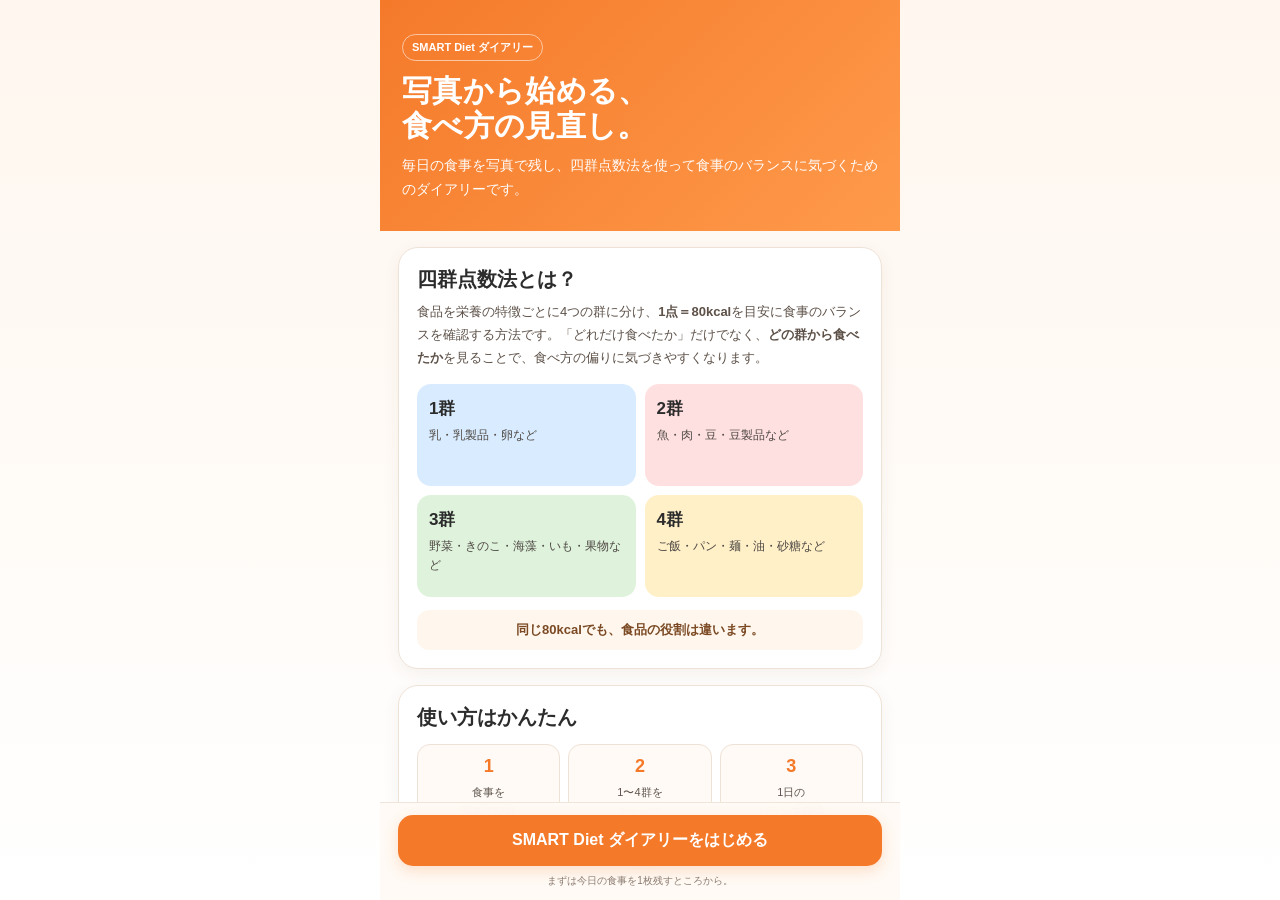
<file: wrapper-preview.html>
<!doctype html>
<html lang="ja">
<head>
<meta charset="utf-8">
<meta name="viewport" content="width=device-width,initial-scale=1,viewport-fit=cover">
<meta name="theme-color" content="#f47a2a">
<title>SMART Diet ダイアリー</title>
<style>html,body{margin:0;width:100%;height:100%;overflow:hidden;background:#fffaf5}#appFrame{position:fixed;inset:0;width:100%;height:100dvh;border:0;background:#fffaf5}</style>
</head>
<body>
<iframe id="appFrame" src="legacy.html"></iframe>
<script id="inject" type="text/plain">
(()=>{
const extra=document.createElement('style');extra.textContent=`
.mealTabs{display:grid;grid-template-columns:repeat(4,1fr);gap:8px;margin:12px 0}
.mealTab{border:1px solid var(--line);background:#fff;border-radius:14px;padding:11px 4px 9px;font-size:13px;font-weight:900;color:#5f5147;min-height:58px;touch-action:manipulation}
.mealTab.active{border:2px solid var(--orange);background:#fff5eb;color:#a94c0a}
.mealTabStatus{display:flex;justify-content:center;gap:3px;margin-top:6px}
.mealTabDot{width:14px;height:14px;border-radius:50%;font-size:8px;display:grid;place-items:center;font-weight:900;color:#8b8076;background:#f1ece7}
.mealTabDot.on.g1{background:var(--g1);color:#333}.mealTabDot.on.g2{background:var(--g2);color:#333}.mealTabDot.on.g3{background:var(--g3);color:#333}.mealTabDot.on.g4{background:var(--g4);color:#333}
.mealWorkspace{padding:14px;margin-top:10px}.mealWorkspace h2{margin:0 0 10px;font-size:18px}
.guideWheelWrap{padding:14px}.guideWheel{position:relative;display:grid;grid-template-columns:1fr 1fr;grid-template-rows:1fr 1fr;width:min(330px,90vw);aspect-ratio:1;margin:6px auto 14px;border-radius:50%;overflow:hidden;border:6px solid #fff;box-shadow:0 4px 18px rgba(70,45,20,.10)}
.guideQuad{border:0;font-weight:900;font-size:18px;display:flex;flex-direction:column;align-items:center;justify-content:center;gap:4px;touch-action:manipulation}.guideQuad small{font-size:11px;font-weight:700}.guideQuad.g1{background:var(--g1)}.guideQuad.g2{background:var(--g2)}.guideQuad.g3{background:var(--g3)}.guideQuad.g4{background:var(--g4)}
.guideWheelCenter{position:absolute;left:50%;top:50%;transform:translate(-50%,-50%);width:112px;height:112px;border-radius:50%;background:#fff;display:flex;flex-direction:column;align-items:center;justify-content:center;text-align:center;font-weight:900;box-shadow:0 3px 12px rgba(70,45,20,.10);pointer-events:none}.guideWheelCenter b{font-size:18px}.guideWheelCenter span{font-size:11px;color:#777;margin-top:3px}
.guideDetail{border:1px solid var(--line);border-radius:16px;padding:14px;background:#fff}.guideDetail h3{margin:0 0 8px;font-size:18px}.guideDetail p{margin:6px 0;font-size:13px;line-height:1.65}.guideHint{font-size:11px;color:#777;margin-top:8px}
`;
document.head.appendChild(extra);
window.__activeMealId='breakfast';
render=function(){
 document.getElementById('dateLabel').textContent=fmt(current);const d=dayData();document.getElementById('weightInput').value=d.weight;document.getElementById('waistInput').value=d.waist;const wrap=document.getElementById('meals');
 const tabs=`<div class="mealTabs">${mealDefs.map(([id,label])=>{const m=d[id];return `<button type="button" class="mealTab ${window.__activeMealId===id?'active':''}" data-mealtab="${id}">${label}<span class="mealTabStatus">${[1,2,3,4].map(g=>{const on=g<4?(Number(m.groupCounts?.[g])||0)>0:m.groups.includes(4);return `<i class="mealTabDot g${g} ${on?'on':''}">${g}</i>`}).join('')}</span></button>`}).join('')}</div>`;
 const found=mealDefs.find(x=>x[0]===window.__activeMealId)||mealDefs[0],id=found[0],label=found[1],m=d[id];
 wrap.innerHTML=tabs+`<div class="card mealWorkspace"><h2>${label}</h2><img class="preview" ${m.img?`src="${m.img}" style="display:block"`:''}><label class="photo">📷 ${m.img?'写真を変更':'写真を追加'}<input type="file" accept="image/*" capture="environment" hidden></label><div class="groups">${[1,2,3,4].map(g=>g<4?`<div class="grp g${g} ${(Number(m.groupCounts?.[g])||0)>0?'on':''}" data-g="${g}">${g}群<small>${['','乳・卵','魚・肉・豆','野菜など'][g]}</small><div class="groupcounter"><button type="button" data-count-step="-1" data-count-g="${g}">−</button><b>${Number(m.groupCounts?.[g])||0}</b><button type="button" data-count-step="1" data-count-g="${g}">＋</button></div></div>`:`<div class="grp g4 ${m.groups.includes(4)?'on':''}" data-g="4">4群<small>主食・油など</small></div>`).join('')}</div><div class="sub3 ${m.groups.includes(3)?'open':''}"><div class="hint" style="margin:0 0 8px">3群の中身（複数選択可）</div><div class="chips">${['緑黄色野菜','淡色野菜','きのこ・海藻','いも','果物'].map(x=>`<button class="chip ${m.sub3.includes(x)?'on':''}" data-sub="${x}">${x}</button>`).join('')}</div></div><div class="point4 ${m.groups.includes(4)?'open':''}"><div class="pointrow"><div><strong>4群の点数</strong><div class="hint">1点＝80kcal</div></div><div class="stepper"><button data-step="-0.5">−</button><span class="point">${Number(m.p4).toFixed(1)}</span><button data-step="0.5">＋</button></div></div><div class="hold4"><div class="holdrow"><span>分類に迷う → 判定保留</span><div class="holdcounter"><button type="button" data-hold-step="-1">−</button><b>${Number(m.hold4Count)||0}</b><button type="button" data-hold-step="1">＋</button></div></div></div><div class="hint">判定保留は何品でも記録できます。4群の点数・偏り判定には含めません。</div><details class="pointguide"><summary>4群の1点目安を見る</summary><div class="guidebox"><strong>まず見るのは「エネルギー（kcal）」</strong><br>市販品は栄養成分表示を確認し、<strong>80kcal＝1点</strong>として換算します。<div class="guidecalc"><span>40kcal<br>0.5点</span><span>80kcal<br>1点</span><span>120kcal<br>1.5点</span><span>160kcal<br>2点</span><span>200kcal<br>2.5点</span><span>240kcal<br>3点</span></div></div></details></div></div>`;
 wrap.querySelectorAll('[data-mealtab]').forEach(b=>b.onclick=()=>{window.__activeMealId=b.dataset.mealtab;render()});
 const input=wrap.querySelector('input[type=file]');input.onchange=e=>{const f=e.target.files[0];if(f)compress(f,x=>{m.img=x;render()})};
 wrap.querySelectorAll('.grp').forEach(b=>b.onclick=e=>{const g=+b.dataset.g;if(e.target.closest('[data-count-step]'))return;if(g===4){m.groups=m.groups.includes(4)?m.groups.filter(x=>x!==4):[...m.groups,4];if(!m.groups.includes(4))m.p4=0}else{const has4=m.groups.includes(4);m.groupCounts[g]=(Number(m.groupCounts?.[g])||0)>0?0:1;m.groups=[1,2,3].filter(x=>(Number(m.groupCounts?.[x])||0)>0);if(has4)m.groups.push(4)}render()});
 wrap.querySelectorAll('[data-count-step]').forEach(b=>b.onclick=e=>{e.stopPropagation();const g=+b.dataset.countG,step=+b.dataset.countStep;m.groupCounts[g]=Math.max(0,(Number(m.groupCounts?.[g])||0)+step);const has4=m.groups.includes(4);m.groups=[1,2,3].filter(x=>(Number(m.groupCounts?.[x])||0)>0);if(has4)m.groups.push(4);render()});
 wrap.querySelectorAll('[data-hold-step]').forEach(b=>b.onclick=()=>{m.hold4Count=Math.max(0,(Number(m.hold4Count)||0)+(+b.dataset.holdStep));render()});
 wrap.querySelectorAll('.chip').forEach(b=>b.onclick=()=>{const x=b.dataset.sub;m.sub3=m.sub3.includes(x)?m.sub3.filter(v=>v!==x):[...m.sub3,x];render()});
 wrap.querySelectorAll('[data-step]').forEach(b=>b.onclick=()=>{m.p4=Math.max(0,Math.round((Number(m.p4)+(+b.dataset.step))*2)/2);render()});
 renderHealth(d);renderG3Support(d);const sum=renderBalance(document.getElementById('balance'),d);const a=document.getElementById('advice');a.textContent=sum.txt;a.className='advice '+sum.cls
};
const guide=document.getElementById('guideView');guide.innerHTML=`<section class="section"><div class="card guideWheelWrap"><h2 style="margin:0 0 6px">四群点数法の見方</h2><p class="subtle">色の部分をタップすると、その群のポイントが表示されます。</p><div class="guideWheel"><button type="button" class="guideQuad g1" data-guidegroup="1">第1群<small>乳・卵など</small></button><button type="button" class="guideQuad g2" data-guidegroup="2">第2群<small>魚・肉・豆など</small></button><button type="button" class="guideQuad g3" data-guidegroup="3">第3群<small>野菜など</small></button><button type="button" class="guideQuad g4" data-guidegroup="4">第4群<small>主食・油など</small></button><div class="guideWheelCenter"><b>1点＝80kcal</b><span>4つの群で確認</span></div></div><div id="guideDetail" class="guideDetail"><h3>第1群</h3><p><strong>食品</strong>：乳・乳製品・卵など</p><p><strong>主な栄養</strong>：たんぱく質・カルシウム・ビタミンB2など</p><p class="guideHint">骨や歯、体をつくる材料を補う群です。</p></div></div><div class="card guidecard"><h2>3群の目安</h2><ul><li>野菜は1日350gを目安に。</li><li>緑黄色野菜は120g以上を目安にし、残りを淡色野菜で補います。</li><li>きのこ・海藻類は30〜40g/日を目安として記録できます。</li></ul><p class="hint">量が分からない外食や複合料理は、無理にグラム換算せず写真と群分けだけでもOKです。</p></div><button type="button" class="backGuide" id="closeGuide">今日に戻る</button></section>`;
const guideData={1:['第1群','乳・乳製品・卵など','たんぱく質・カルシウム・ビタミンB2など','骨や歯、体をつくる材料を補う群です。'],2:['第2群','魚・肉・豆・豆製品など','たんぱく質・鉄・ビタミンB群など','筋肉や血液など、体をつくる材料になる群です。'],3:['第3群','野菜・きのこ・海藻・いも・果物など','ビタミン・ミネラル・食物繊維など','体の調子を整える働きを支える群です。'],4:['第4群','ご飯・パン・麺・油・砂糖・菓子・調味料など','炭水化物・脂質など','主なエネルギー源になる群です。とり過ぎに注意して調整します。']};
document.querySelectorAll('[data-guidegroup]').forEach(b=>b.onclick=()=>{const x=guideData[b.dataset.guidegroup],box=document.getElementById('guideDetail');box.innerHTML=`<h3>${x[0]}</h3><p><strong>食品</strong>：${x[1]}</p><p><strong>主な栄養</strong>：${x[2]}</p><p class="guideHint">${x[3]}</p>`});
const oldOpen=document.getElementById('openGuide'),newOpen=oldOpen.cloneNode(true);oldOpen.replaceWith(newOpen);newOpen.onclick=()=>{document.documentElement.style.setProperty('--guideTop',document.querySelector('.hero').offsetHeight+'px');switchView('guideView');guide.scrollTop=0};
document.getElementById('closeGuide').onclick=()=>{guide.scrollTop=0;switchView('todayView')};
render();
})();
</script>
<script>
const frame=document.getElementById('appFrame');frame.addEventListener('load',()=>{try{frame.contentWindow.eval(document.getElementById('inject').textContent)}catch(e){console.error(e)}});
</script>
</body>
</html>
</file>
